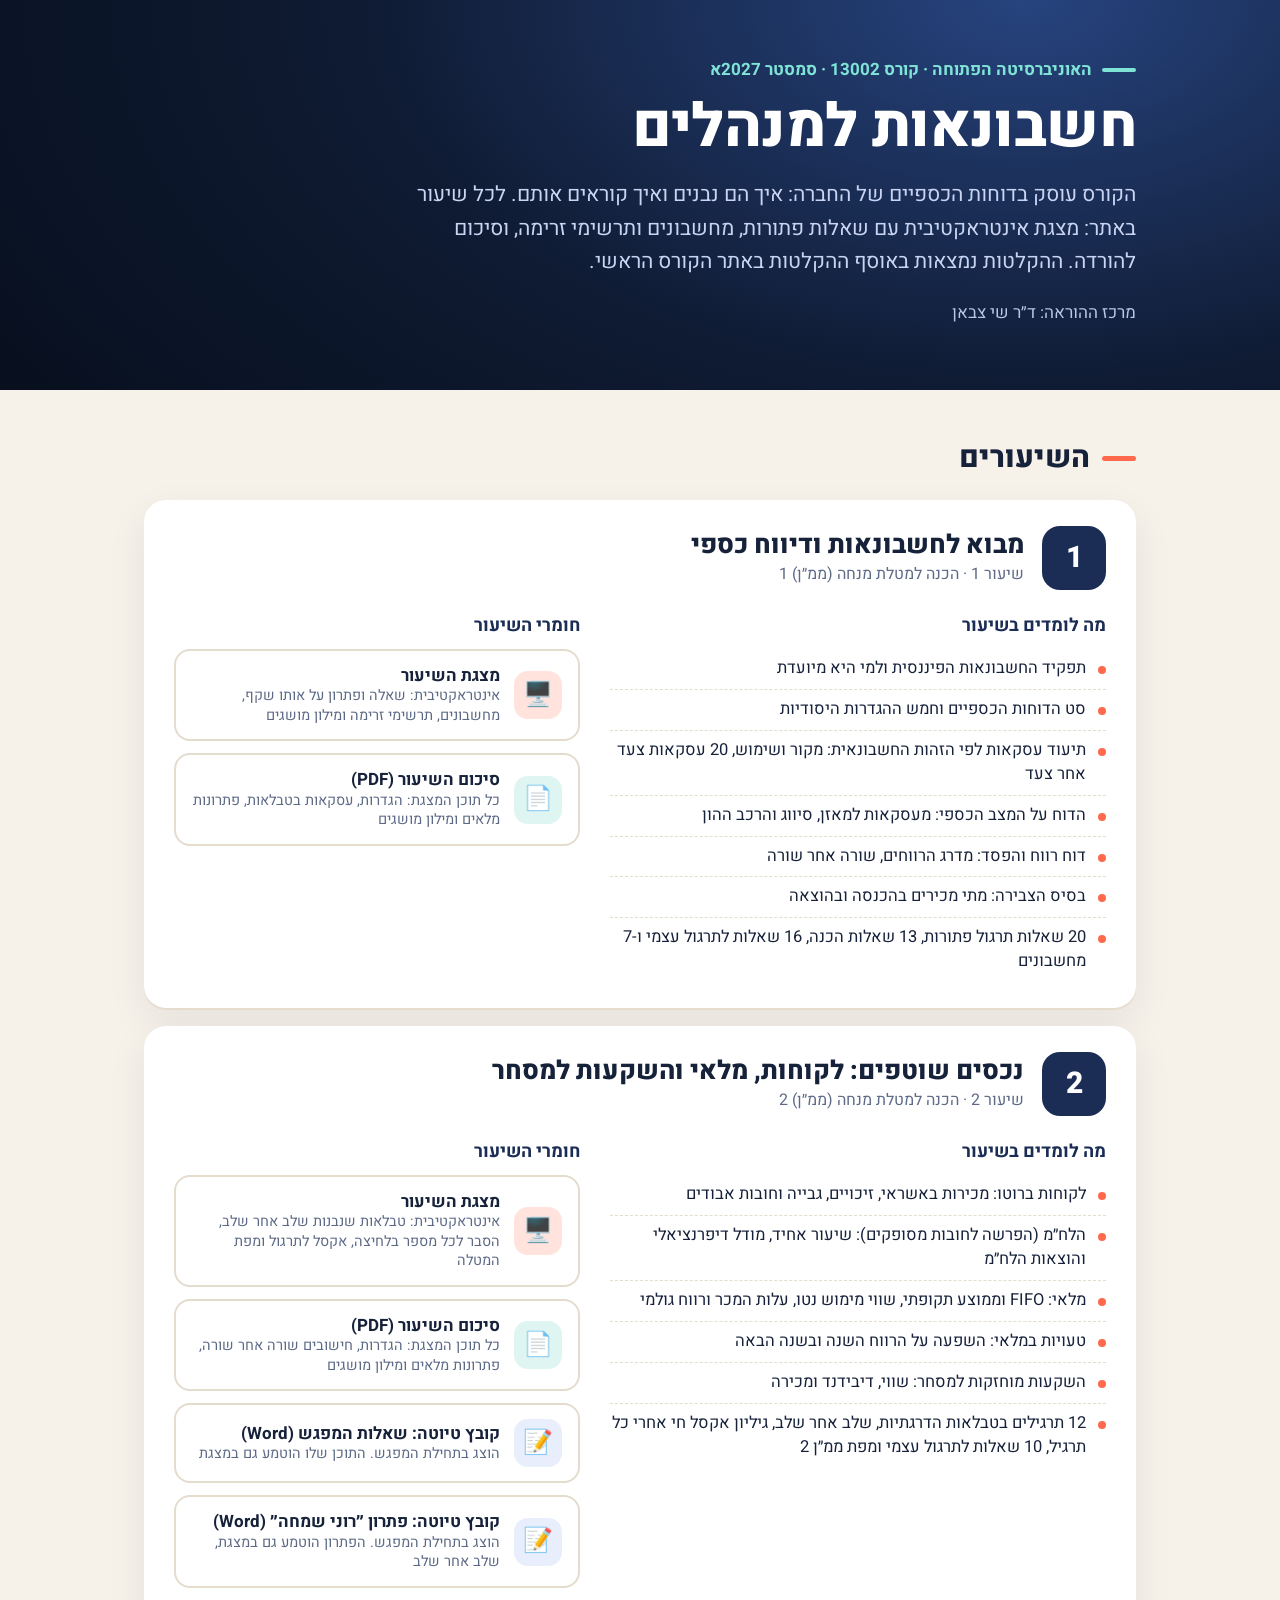
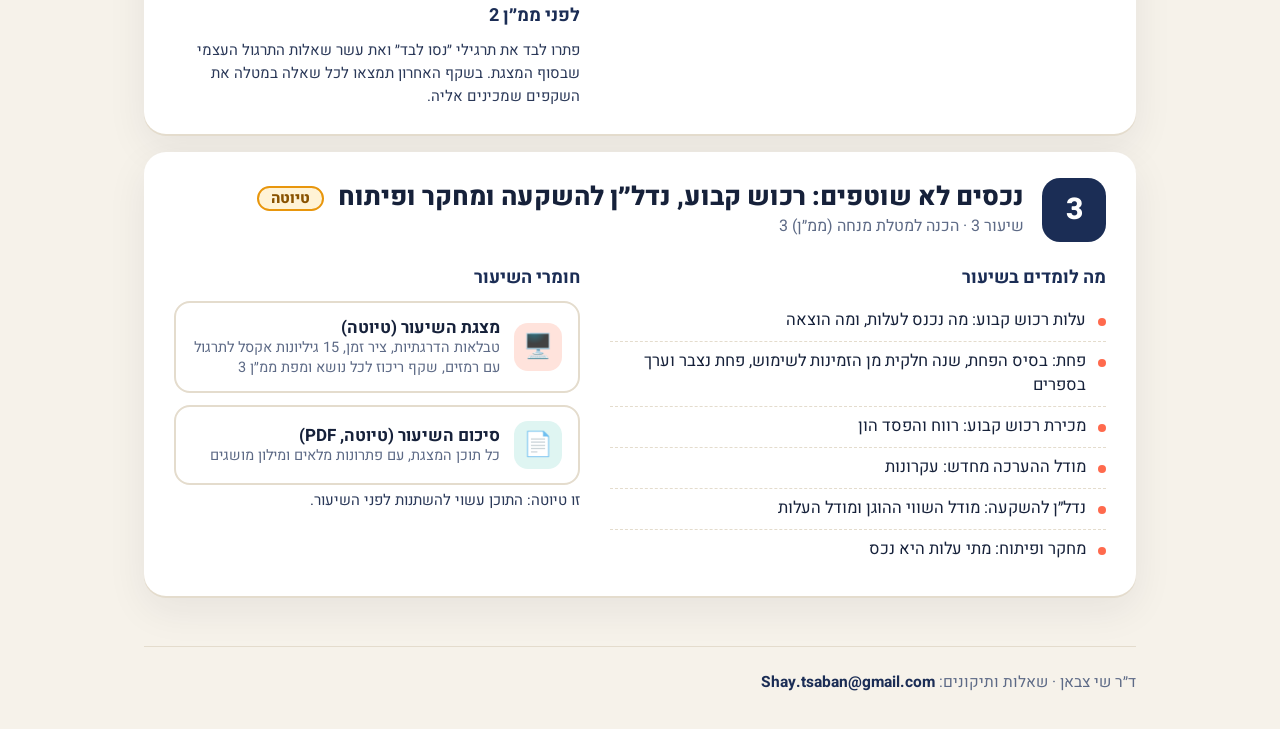
<file: index.html>
<!doctype html>
<html lang="he" dir="rtl">
<head>
<meta charset="utf-8">
<meta name="viewport" content="width=device-width,initial-scale=1">
<title>חשבונאות למנהלים | אתר הקורס</title>
<meta name="description" content="אתר הקורס חשבונאות למנהלים, האוניברסיטה הפתוחה: מצגות אינטראקטיביות עם מחשבונים וסיכומים של כל שיעור.">
<link rel="stylesheet" href="assets/fonts.css">
<style>
:root{--ink:#16213a;--ink2:#2a3858;--mut:#5d6a86;--paper:#f6f2ea;--card:#fff;--line:#e4dccd;--coral:#ff6a4d;--navy:#0f1b33;--navy2:#1b2d55}
*{box-sizing:border-box;margin:0;padding:0}
html{-webkit-text-size-adjust:100%}
body{font-family:'Heebo','Segoe UI','Arial Hebrew',Arial,sans-serif;background:var(--paper);color:var(--ink);line-height:1.6;-webkit-font-smoothing:antialiased;overflow-wrap:break-word}
a{color:inherit;text-decoration:none}
.n{direction:ltr;unicode-bidi:isolate}
.wrap{max-width:1040px;margin:0 auto;padding:0 24px}
.hero{background:radial-gradient(1200px 700px at 80% 0%,#27447f 0%,var(--navy) 55%,#08101f 100%);color:#fff;padding:56px 0 64px}
.kick{font-size:17px;font-weight:700;color:#7fe3d6;display:flex;gap:10px;align-items:center}
.kick:before{content:"";flex:none;width:34px;height:4px;border-radius:4px;background:#7fe3d6}
h1{font-size:clamp(34px,6vw,60px);line-height:1.15;font-weight:800;letter-spacing:-.01em;margin-top:10px}
.lead{font-size:clamp(17px,2.4vw,21px);color:#c8d4f2;max-width:720px;margin-top:16px}
.meta{margin-top:20px;color:#b8c6e8;font-size:17px}
section.block{padding-top:44px}
h2.sec{font-size:30px;font-weight:800;display:flex;gap:12px;align-items:center}
h2.sec:before{content:"";flex:none;width:34px;height:5px;border-radius:5px;background:var(--coral)}
.lec{margin-top:18px;background:var(--card);border-radius:22px;box-shadow:0 2px 0 var(--line),0 14px 40px rgba(22,33,58,.07);overflow:hidden}
.lec-head{padding:26px 30px 8px;display:flex;gap:18px;align-items:center}
.lec-n{flex:none;width:64px;height:64px;border-radius:18px;background:var(--navy2);color:#fff;display:grid;place-items:center;font-size:30px;font-weight:800}
.lec-head h3{font-size:26px;line-height:1.25;font-weight:800}
.lec-head .sub{color:var(--mut);font-size:16px}
.lec-body{display:grid;grid-template-columns:1.1fr .9fr;gap:30px;padding:14px 30px 26px}
.lec-body h4{font-size:18px;margin-bottom:8px;color:var(--navy2)}
.learn{list-style:none}
.learn li{padding:8px 20px 8px 0;position:relative;border-bottom:1px dashed var(--line);font-size:16.5px;line-height:1.45}
.learn li:last-child{border:0}
.learn li:before{content:"";position:absolute;right:0;top:17px;width:8px;height:8px;border-radius:50%;background:var(--coral)}
.links{display:flex;flex-direction:column;gap:12px}
.lk{display:flex;gap:14px;align-items:center;border-radius:16px;padding:14px 16px;border:2px solid var(--line);background:#fff;transition:transform .15s,border-color .15s,box-shadow .15s}
.lk:hover{transform:translateY(-2px);border-color:var(--coral);box-shadow:0 8px 20px rgba(22,33,58,.1)}
.lk .e{flex:none;width:48px;height:48px;border-radius:14px;display:grid;place-items:center;font-size:24px}
.lk b{display:block;font-size:17px;line-height:1.25}
.lk .d{font-size:14.5px;color:var(--mut);line-height:1.35;display:block}
.lk.p .e{background:#ffe3dc}.lk.s .e{background:#dff5f2}
footer{margin-top:50px;padding:24px 0 34px;border-top:1px solid var(--line);color:var(--mut);font-size:15.5px}
footer a{color:var(--navy2);font-weight:700;direction:ltr;unicode-bidi:isolate;display:inline-block}
@media (max-width:760px){
 .wrap{padding:0 16px}
 .hero{padding:40px 0 44px}
 h2.sec{font-size:25px}
 .lec-head{padding:20px 18px 6px;gap:12px}
 .lec-n{width:50px;height:50px;font-size:24px;border-radius:14px}
 .lec-head h3{font-size:22px}
 .lec-body{grid-template-columns:minmax(0,1fr);gap:22px;padding:12px 18px 22px}
  }
.hw{font-size:15px;line-height:1.55;margin:4px 0 0;color:#2a3858}
.draft{display:inline-block;vertical-align:middle;margin-inline-start:8px;background:#fff3d6;color:#8a5300;border:2px solid #e8960c;border-radius:999px;padding:1px 12px;font-size:15px;font-weight:800}
.lk.w .e{background:#e8eefb}
</style>
</head>
<body>
<header class="hero"><div class="wrap">
<div class="kick"><span>האוניברסיטה הפתוחה · קורס <span class="n">13002</span> · סמסטר <span class="n">2027</span>א</span></div>
<h1>חשבונאות למנהלים</h1>
<p class="lead">הקורס עוסק בדוחות הכספיים של החברה: איך הם נבנים ואיך קוראים אותם. לכל שיעור באתר: מצגת אינטראקטיבית עם שאלות פתורות, מחשבונים ותרשימי זרימה, וסיכום להורדה. ההקלטות נמצאות באוסף ההקלטות באתר הקורס הראשי.</p>
<p class="meta">מרכז ההוראה: ד״ר שי צבאן</p>
</div></header>
<main class="wrap">
<section class="block">
<h2 class="sec">השיעורים</h2>
<article class="lec" id="lesson-1">
<div class="lec-head"><div class="lec-n">1</div><div><h3>מבוא לחשבונאות ודיווח כספי</h3><div class="sub">שיעור <span class="n">1</span> · הכנה למטלת מנחה (ממ״ן) <span class="n">1</span></div></div></div>
<div class="lec-body">
<div><h4>מה לומדים בשיעור</h4><ul class="learn">
<li>תפקיד החשבונאות הפיננסית ולמי היא מיועדת</li>
<li>סט הדוחות הכספיים וחמש ההגדרות היסודיות</li>
<li>תיעוד עסקאות לפי הזהות החשבונאית: מקור ושימוש, 20 עסקאות צעד אחר צעד</li>
<li>הדוח על המצב הכספי: מעסקאות למאזן, סיווג והרכב ההון</li>
<li>דוח רווח והפסד: מדרג הרווחים, שורה אחר שורה</li>
<li>בסיס הצבירה: מתי מכירים בהכנסה ובהוצאה</li>
<li><span class="n">20</span> שאלות תרגול פתורות, <span class="n">13</span> שאלות הכנה, <span class="n">16</span> שאלות לתרגול עצמי ו-<span class="n">7</span> מחשבונים</li>
</ul></div>
<div><h4>חומרי השיעור</h4><div class="links">
<a class="lk p" href="lectures/lecture-1/presentation.html"><span class="e">🖥️</span><span><b>מצגת השיעור</b><span class="d">אינטראקטיבית: שאלה ופתרון על אותו שקף, מחשבונים, תרשימי זרימה ומילון מושגים</span></span></a>
<a class="lk s" href="lectures/lecture-1/summary.pdf"><span class="e">📄</span><span><b>סיכום השיעור (PDF)</b><span class="d">כל תוכן המצגת: הגדרות, עסקאות בטבלאות, פתרונות מלאים ומילון מושגים</span></span></a>
</div></div>
</div>
</article>
<article class="lec" id="lesson-2">
<div class="lec-head"><div class="lec-n">2</div><div><h3>נכסים שוטפים: לקוחות, מלאי והשקעות למסחר</h3><div class="sub">שיעור <span class="n">2</span> · הכנה למטלת מנחה (ממ״ן) <span class="n">2</span></div></div></div>
<div class="lec-body">
<div><h4>מה לומדים בשיעור</h4><ul class="learn">
<li>לקוחות ברוטו: מכירות באשראי, זיכויים, גבייה וחובות אבודים</li>
<li>הלח״מ (הפרשה לחובות מסופקים): שיעור אחיד, מודל דיפרנציאלי והוצאות הלח״מ</li>
<li>מלאי: FIFO וממוצע תקופתי, שווי מימוש נטו, עלות המכר ורווח גולמי</li>
<li>טעויות במלאי: השפעה על הרווח השנה ובשנה הבאה</li>
<li>השקעות מוחזקות למסחר: שווי, דיבידנד ומכירה</li>
<li><span class="n">12</span> תרגילים בטבלאות הדרגתיות, שלב אחר שלב, גיליון אקסל חי אחרי כל תרגיל, <span class="n">10</span> שאלות לתרגול עצמי ומפת ממ״ן <span class="n">2</span></li>
</ul></div>
<div><h4>חומרי השיעור</h4><div class="links">
<a class="lk p" href="lectures/lecture-2/presentation.html"><span class="e">🖥️</span><span><b>מצגת השיעור</b><span class="d">אינטראקטיבית: טבלאות שנבנות שלב אחר שלב, הסבר לכל מספר בלחיצה, אקסל לתרגול ומפת המטלה</span></span></a>
<a class="lk s" href="lectures/lecture-2/summary.pdf"><span class="e">📄</span><span><b>סיכום השיעור (PDF)</b><span class="d">כל תוכן המצגת: הגדרות, חישובים שורה אחר שורה, פתרונות מלאים ומילון מושגים</span></span></a>
<a class="lk w" href="materials/lecture-2/meeting-2-draft-questions.docx" download><span class="e">📝</span><span><b>קובץ טיוטה: שאלות המפגש (Word)</b><span class="d">הוצג בתחילת המפגש. התוכן שלו הוטמע גם במצגת</span></span></a>
<a class="lk w" href="materials/lecture-2/meeting-2-draft-solution.docx" download><span class="e">📝</span><span><b>קובץ טיוטה: פתרון ״רוני שמחה״ (Word)</b><span class="d">הוצג בתחילת המפגש. הפתרון הוטמע גם במצגת, שלב אחר שלב</span></span></a>
</div>
<h4 style="margin-top:14px">לפני ממ״ן 2</h4><p class="hw">פתרו לבד את תרגילי ״נסו לבד״ ואת עשר שאלות התרגול העצמי שבסוף המצגת. בשקף האחרון תמצאו לכל שאלה במטלה את השקפים שמכינים אליה.</p>
</div>
</div>
</article>
<article class="lec" id="lesson-3">
<div class="lec-head"><div class="lec-n">3</div><div><h3>נכסים לא שוטפים: רכוש קבוע, נדל״ן להשקעה ומחקר ופיתוח <span class="draft">טיוטה</span></h3><div class="sub">שיעור <span class="n">3</span> · הכנה למטלת מנחה (ממ״ן) <span class="n">3</span></div></div></div>
<div class="lec-body">
<div><h4>מה לומדים בשיעור</h4><ul class="learn">
<li>עלות רכוש קבוע: מה נכנס לעלות, ומה הוצאה</li>
<li>פחת: בסיס הפחת, שנה חלקית מן הזמינות לשימוש, פחת נצבר וערך בספרים</li>
<li>מכירת רכוש קבוע: רווח והפסד הון</li>
<li>מודל ההערכה מחדש: עקרונות</li>
<li>נדל״ן להשקעה: מודל השווי ההוגן ומודל העלות</li>
<li>מחקר ופיתוח: מתי עלות היא נכס</li>
</ul></div>
<div><h4>חומרי השיעור</h4><div class="links">
<a class="lk p" href="lectures/lecture-3/presentation.html"><span class="e">🖥️</span><span><b>מצגת השיעור (טיוטה)</b><span class="d">טבלאות הדרגתיות, ציר זמן, <span class="n">15</span> גיליונות אקסל לתרגול עם רמזים, שקף ריכוז לכל נושא ומפת ממ״ן <span class="n">3</span></span></span></a>
<a class="lk s" href="lectures/lecture-3/summary.pdf"><span class="e">📄</span><span><b>סיכום השיעור (טיוטה, PDF)</b><span class="d">כל תוכן המצגת, עם פתרונות מלאים ומילון מושגים</span></span></a>
</div>
<p class="hw">זו טיוטה: התוכן עשוי להשתנות לפני השיעור.</p>
</div>
</div>
</article>
</section>
<footer>ד״ר שי צבאן · שאלות ותיקונים: <a href="mailto:Shay.tsaban@gmail.com">Shay.tsaban@gmail.com</a></footer>
</main>
</body>
</html>
</file>
<file: assets/fonts.css>
@font-face{font-family:'Heebo';font-weight:400;font-style:normal;src:url([data-uri]) format('woff2');unicode-range:U+0590-05FF,U+200C-2010,U+20AA,U+25CC,U+FB1D-FB4F}
@font-face{font-family:'Heebo';font-weight:700;font-style:normal;src:url([data-uri]) format('woff2');unicode-range:U+0590-05FF,U+200C-2010,U+20AA,U+25CC,U+FB1D-FB4F}
@font-face{font-family:'Heebo';font-weight:800;font-style:normal;src:url([data-uri]) format('woff2');unicode-range:U+0590-05FF,U+200C-2010,U+20AA,U+25CC,U+FB1D-FB4F}
@font-face{font-family:'Heebo';font-weight:400;font-style:normal;src:url([data-uri]) format('woff2');unicode-range:U+0000-00FF,U+0131,U+0152-0153,U+02BB-02BC,U+02C6,U+02DA,U+02DC,U+2000-206F,U+2074,U+20AC,U+2122,U+2191,U+2193,U+2212,U+2215,U+FEFF,U+FFFD}
@font-face{font-family:'Heebo';font-weight:700;font-style:normal;src:url([data-uri]) format('woff2');unicode-range:U+0000-00FF,U+0131,U+0152-0153,U+02BB-02BC,U+02C6,U+02DA,U+02DC,U+2000-206F,U+2074,U+20AC,U+2122,U+2191,U+2193,U+2212,U+2215,U+FEFF,U+FFFD}
@font-face{font-family:'Heebo';font-weight:800;font-style:normal;src:url([data-uri]) format('woff2');unicode-range:U+0000-00FF,U+0131,U+0152-0153,U+02BB-02BC,U+02C6,U+02DA,U+02DC,U+2000-206F,U+2074,U+20AC,U+2122,U+2191,U+2193,U+2212,U+2215,U+FEFF,U+FFFD}
</file>
